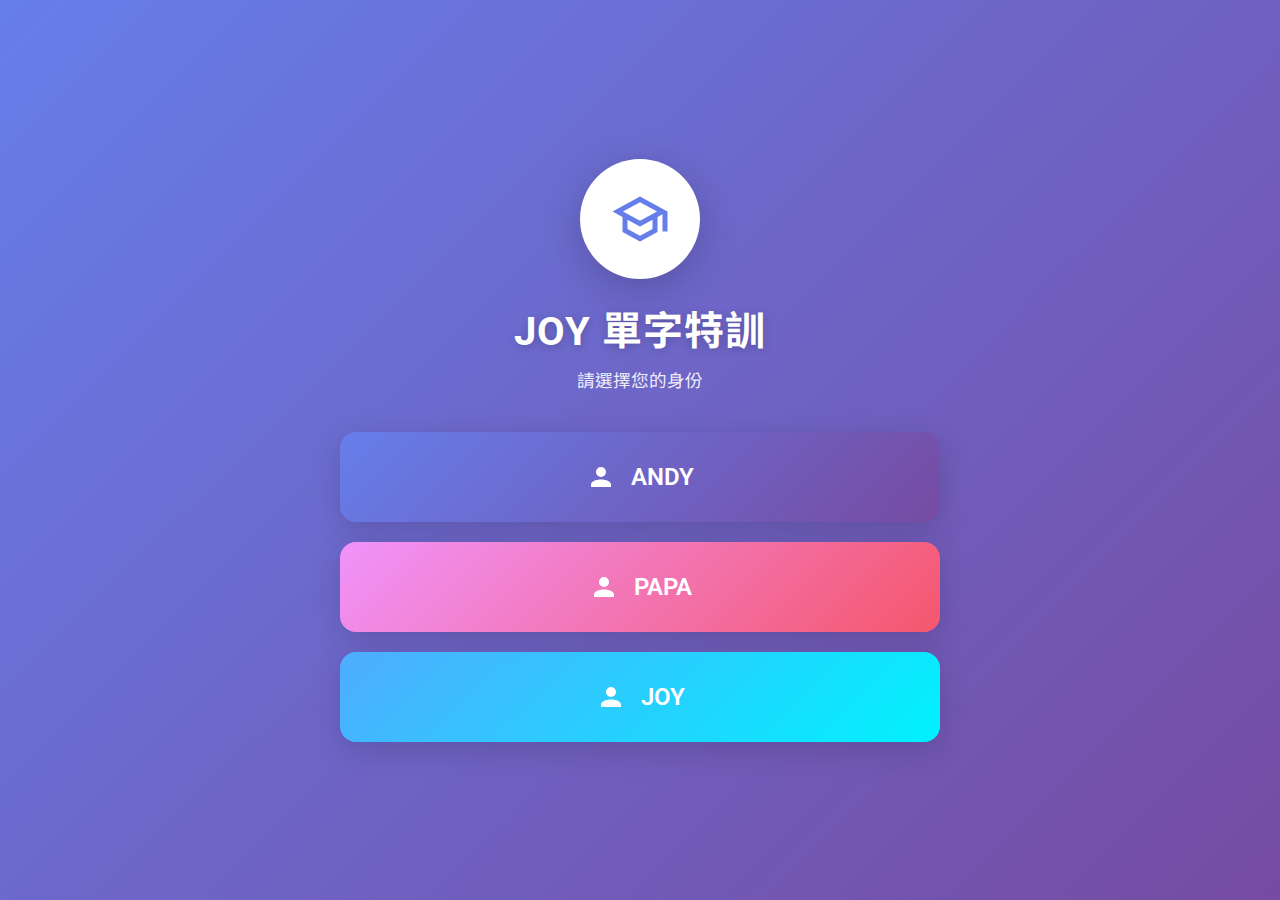
<file: index.html>
<!DOCTYPE html>
<html lang="zh-TW">
<head>
    <meta charset="UTF-8">
    <meta name="viewport" content="width=device-width, initial-scale=1.0">
    <title>JOY 單字特訓</title>
    <link rel="preconnect" href="https://fonts.googleapis.com">
    <link rel="preconnect" href="https://fonts.gstatic.com" crossorigin>
    <link href="https://fonts.googleapis.com/css2?family=Noto+Sans+TC:wght@400;500;700&family=Roboto:wght@400;500;700&display=swap" rel="stylesheet">
    <script>
		window.APP_CACHE_VERSION = Date.now();
		const styleLink = document.createElement('link');
		styleLink.rel = 'stylesheet';
		styleLink.href = `vocabulary-app.css?v=${window.APP_CACHE_VERSION}`;
		document.head.appendChild(styleLink);
	</script>
    <style>
        * {
            box-sizing: border-box;
            margin: 0;
            padding: 0;
        }

        body {
            font-family: 'Roboto', 'Noto Sans TC', sans-serif;
            background: linear-gradient(135deg, #667eea 0%, #764ba2 100%);
            min-height: 100vh;
            display: flex;
            flex-direction: column;
            align-items: center;
            justify-content: center;
            padding: 20px;
        }

        .container {
            max-width: 600px;
            width: 100%;
        }

        .logo {
            text-align: center;
            margin-bottom: 40px;
        }

        .logo-icon {
            width: 120px;
            height: 120px;
            background: white;
            border-radius: 50%;
            display: flex;
            align-items: center;
            justify-content: center;
            margin: 0 auto 20px;
            box-shadow: 0 10px 40px rgba(0,0,0,0.2);
        }

        .logo-icon svg {
            width: 60px;
            height: 60px;
            fill: #667eea;
        }

        h1 {
            color: white;
            font-size: 2.5rem;
            font-weight: 700;
            text-shadow: 0 2px 10px rgba(0,0,0,0.2);
        }

        .subtitle {
            color: rgba(255,255,255,0.9);
            font-size: 1.1rem;
            margin-top: 10px;
        }

        .user-selection {
            display: flex;
            flex-direction: column;
            gap: 20px;
        }

        .user-btn {
            background: white;
            border: none;
            border-radius: 16px;
            padding: 30px;
            font-size: 1.5rem;
            font-weight: 600;
            cursor: pointer;
            transition: all 0.3s ease;
            box-shadow: 0 8px 30px rgba(0,0,0,0.15);
            display: flex;
            align-items: center;
            justify-content: center;
            gap: 15px;
            text-decoration: none;
            color: white;
        }

        .user-btn:hover {
            transform: translateY(-5px);
            box-shadow: 0 12px 40px rgba(0,0,0,0.25);
        }

        .user-btn:active {
            transform: translateY(-2px);
        }

        .user-btn svg {
            width: 30px;
            height: 30px;
            fill: currentColor;
        }

        .user-andy {
            background: linear-gradient(135deg, #667eea 0%, #764ba2 100%);
        }

        .user-papa {
            background: linear-gradient(135deg, #f093fb 0%, #f5576c 100%);
        }

        .user-joy {
            background: linear-gradient(135deg, #4facfe 0%, #00f2fe 100%);
        }

        @media (max-width: 640px) {
            h1 {
                font-size: 2rem;
            }
            
            .user-btn {
                padding: 25px;
                font-size: 1.3rem;
            }
        }
    </style>
</head>
<body>
    <div class="container">
        <div class="logo">
            <div class="logo-icon">
                <svg viewBox="0 0 24 24" xmlns="http://www.w3.org/2000/svg">
                    <path d="M12 3L1 9L5 11.18V17.18L12 21L19 17.18V11.18L21 10.09V17H23V9L12 3M18.82 9L12 12.72L5.18 9L12 5.28L18.82 9M17 16L12 18.72L7 16V12.27L12 15L17 12.27V16Z"/>
                </svg>
            </div>
            <h1>JOY 單字特訓</h1>
            <p class="subtitle">請選擇您的身份</p>
        </div>

        <div class="user-selection">
            <a href="user-main.html?user=andy" class="user-btn user-andy">
                <svg viewBox="0 0 24 24" xmlns="http://www.w3.org/2000/svg">
                    <path d="M12,4A4,4 0 0,1 16,8A4,4 0 0,1 12,12A4,4 0 0,1 8,8A4,4 0 0,1 12,4M12,14C16.42,14 20,15.79 20,18V20H4V18C4,15.79 7.58,14 12,14Z"/>
                </svg>
                ANDY
            </a>

            <a href="user-main.html?user=papa" class="user-btn user-papa">
                <svg viewBox="0 0 24 24" xmlns="http://www.w3.org/2000/svg">
                    <path d="M12,4A4,4 0 0,1 16,8A4,4 0 0,1 12,12A4,4 0 0,1 8,8A4,4 0 0,1 12,4M12,14C16.42,14 20,15.79 20,18V20H4V18C4,15.79 7.58,14 12,14Z"/>
                </svg>
                PAPA
            </a>

            <a href="user-main.html?user=joy" class="user-btn user-joy">
                <svg viewBox="0 0 24 24" xmlns="http://www.w3.org/2000/svg">
                    <path d="M12,4A4,4 0 0,1 16,8A4,4 0 0,1 12,12A4,4 0 0,1 8,8A4,4 0 0,1 12,4M12,14C16.42,14 20,15.79 20,18V20H4V18C4,15.79 7.58,14 12,14Z"/>
                </svg>
                JOY
            </a>
        </div>
    </div>
    <script>
		(function () {
			const script = document.createElement('script');
			script.src = `vocabulary-app.js?v=${window.APP_CACHE_VERSION}`;
			script.onload = () => initializeApp('vocabGroupsRaw.json', 'english-first');
			document.body.appendChild(script);
		})();
	</script>
</body>
</html>
</file>
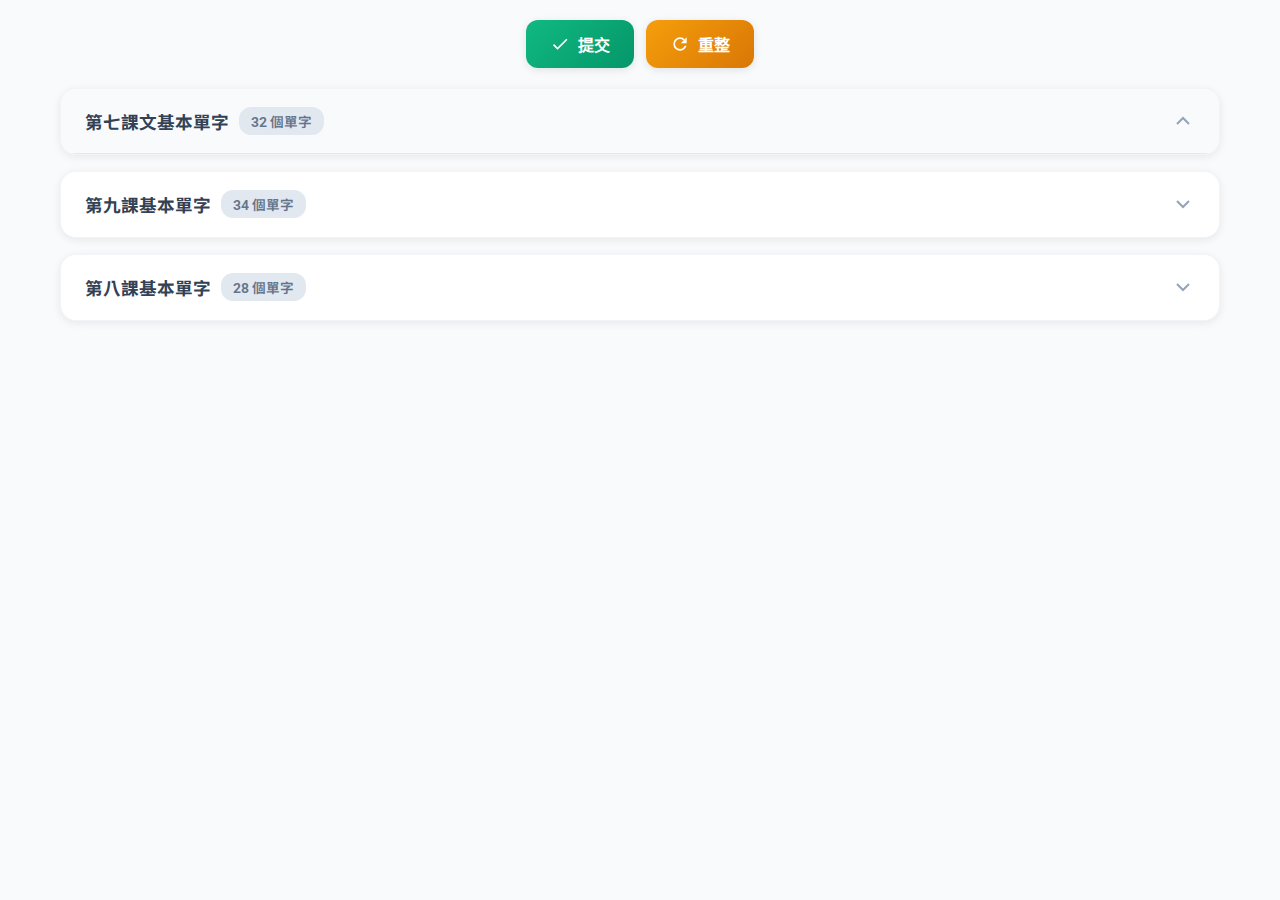
<file: en2zh.html>
<!DOCTYPE html>
<html lang="zh-TW">
<head>
    <meta charset="UTF-8">
    <meta name="viewport" content="width=device-width, initial-scale=1.0">
    <title>英翻中測驗</title>
    <link rel="preconnect" href="https://fonts.googleapis.com">
    <link rel="preconnect" href="https://fonts.gstatic.com" crossorigin>
    <link href="https://fonts.googleapis.com/css2?family=Noto+Sans+TC:wght@400;500;700&family=Roboto:wght@400;500;700&display=swap" rel="stylesheet">
    <link rel="stylesheet" href="test-common.css">
</head>
<body>
    <div class="test-container">
        <div class="action-bar">
            <button class="action-btn submit-btn" id="submit-btn">
                <svg viewBox="0 0 24 24"><path d="M21,7L9,19L3.5,13.5L4.91,12.09L9,16.17L19.59,5.59L21,7Z"/></svg>
                提交
            </button>
            <button class="action-btn refresh-btn" id="refresh-btn">
                <svg viewBox="0 0 24 24"><path d="M17.65,6.35C16.2,4.9 14.21,4 12,4A8,8 0 0,0 4,12A8,8 0 0,0 12,20C15.73,20 18.84,17.45 19.73,14H17.65C16.83,16.33 14.61,18 12,18A6,6 0 0,1 6,12A6,6 0 0,1 12,6C13.66,6 15.14,6.69 16.22,7.78L13,11H20V4L17.65,6.35Z"/></svg>
                重整
            </button>
        </div>

        <div class="result-panel" id="result-panel" style="display: none;">
            <div class="result-content">
                <div class="result-icon"></div>
                <div class="result-text"></div>
                <div class="result-score"></div>
            </div>
        </div>

        <div id="cards-grid">
            <!-- Cards will be generated here -->
        </div>
    </div>

    <template id="en2zh-card-template">
        <div class="test-card" data-correct-answer="">
            <div class="card-header">
                <span class="word-label">ENGLISH</span>
                <span class="word-pos"></span>
            </div>
            <div class="card-word"></div>
            <div class="options-wrapper">
                <button class="option-btn" data-option="1"></button>
                <button class="option-btn" data-option="2"></button>
                <button class="option-btn" data-option="3"></button>
                <button class="option-btn" data-option="4"></button>
            </div>
            <div class="feedback"></div>
        </div>
    </template>

    <script src="test-common.js"></script>
    <script>
        const urlParams = new URLSearchParams(window.location.search);
        const dataFile = urlParams.get('file') || 'vocabGroupsRaw.json';

        initTestPage(dataFile, 'en2zh');

        document.addEventListener('click', (e) => {
            if (e.target.classList.contains('option-btn')) {
                const card = e.target.closest('.test-card');
                const options = card.querySelectorAll('.option-btn');
                options.forEach((btn) => btn.classList.remove('selected'));
                e.target.classList.add('selected');
            }
        });
    </script>
</body>
</html>
</file>
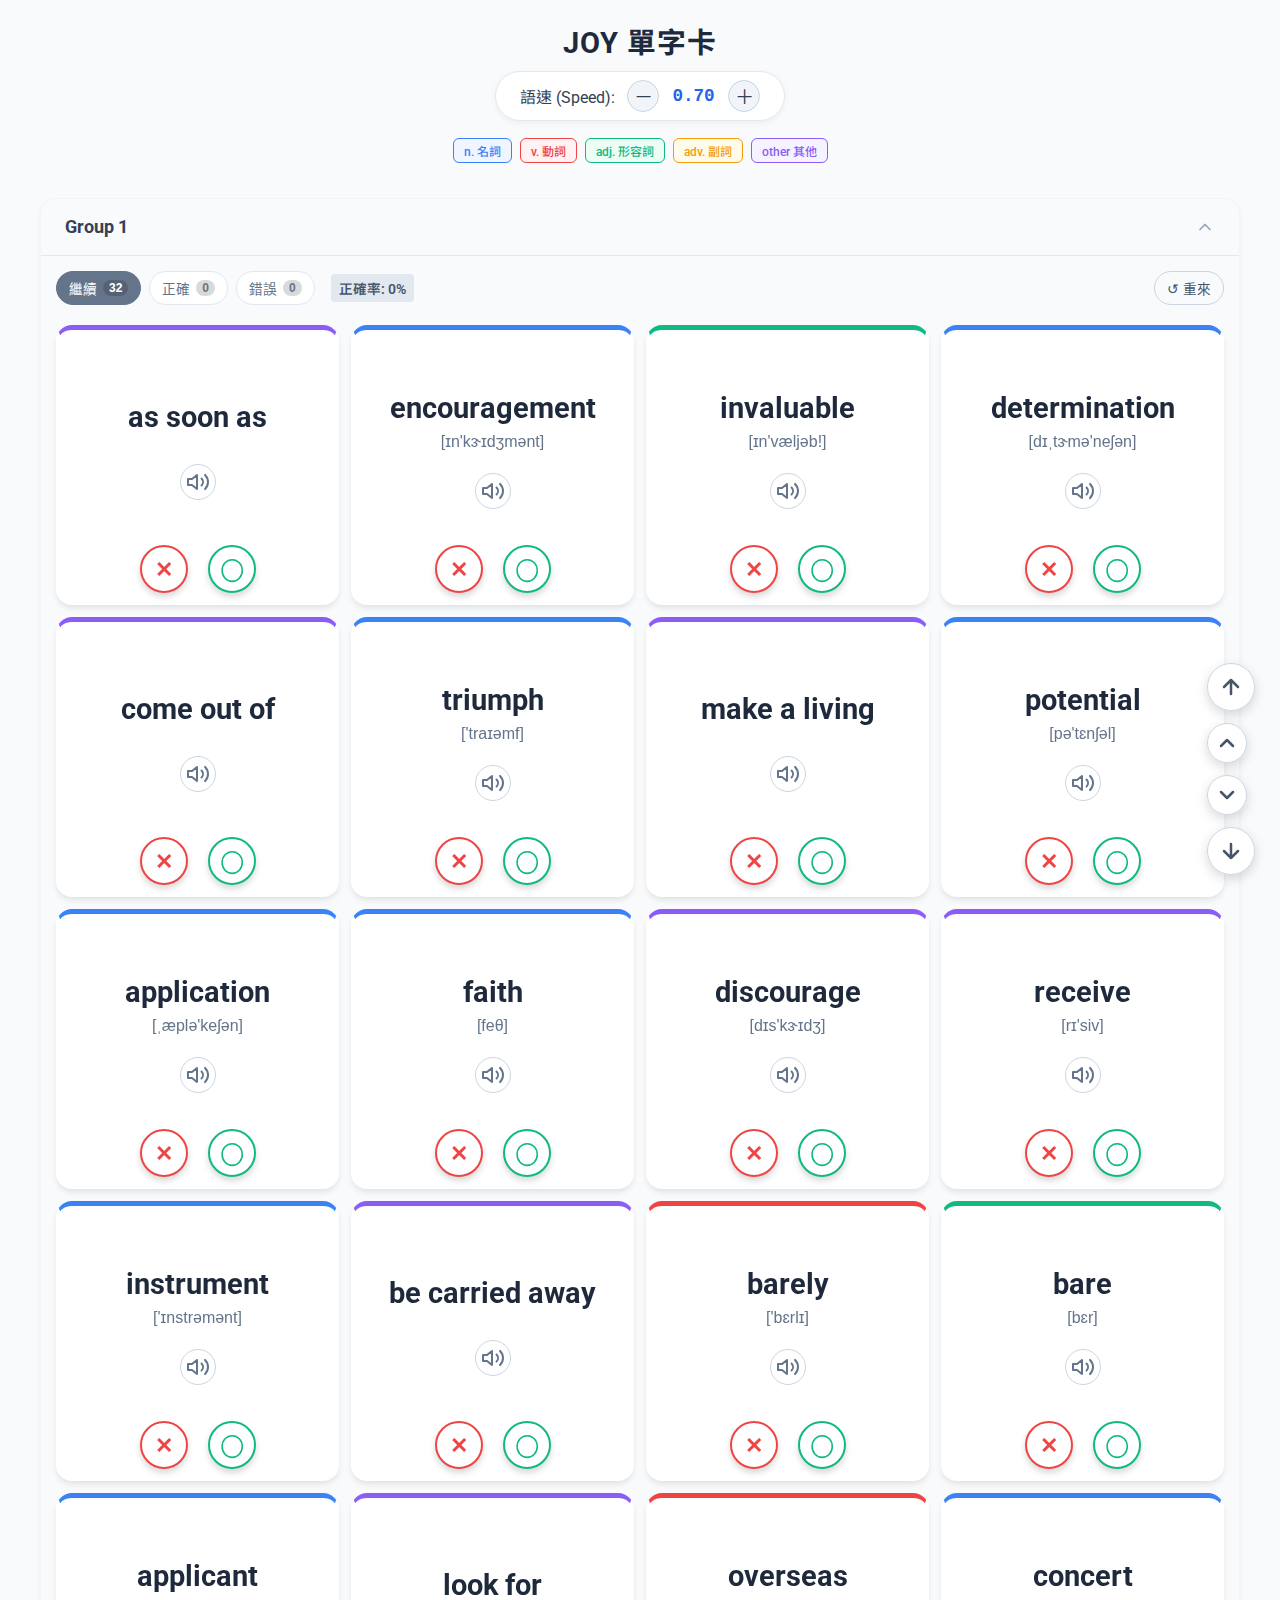
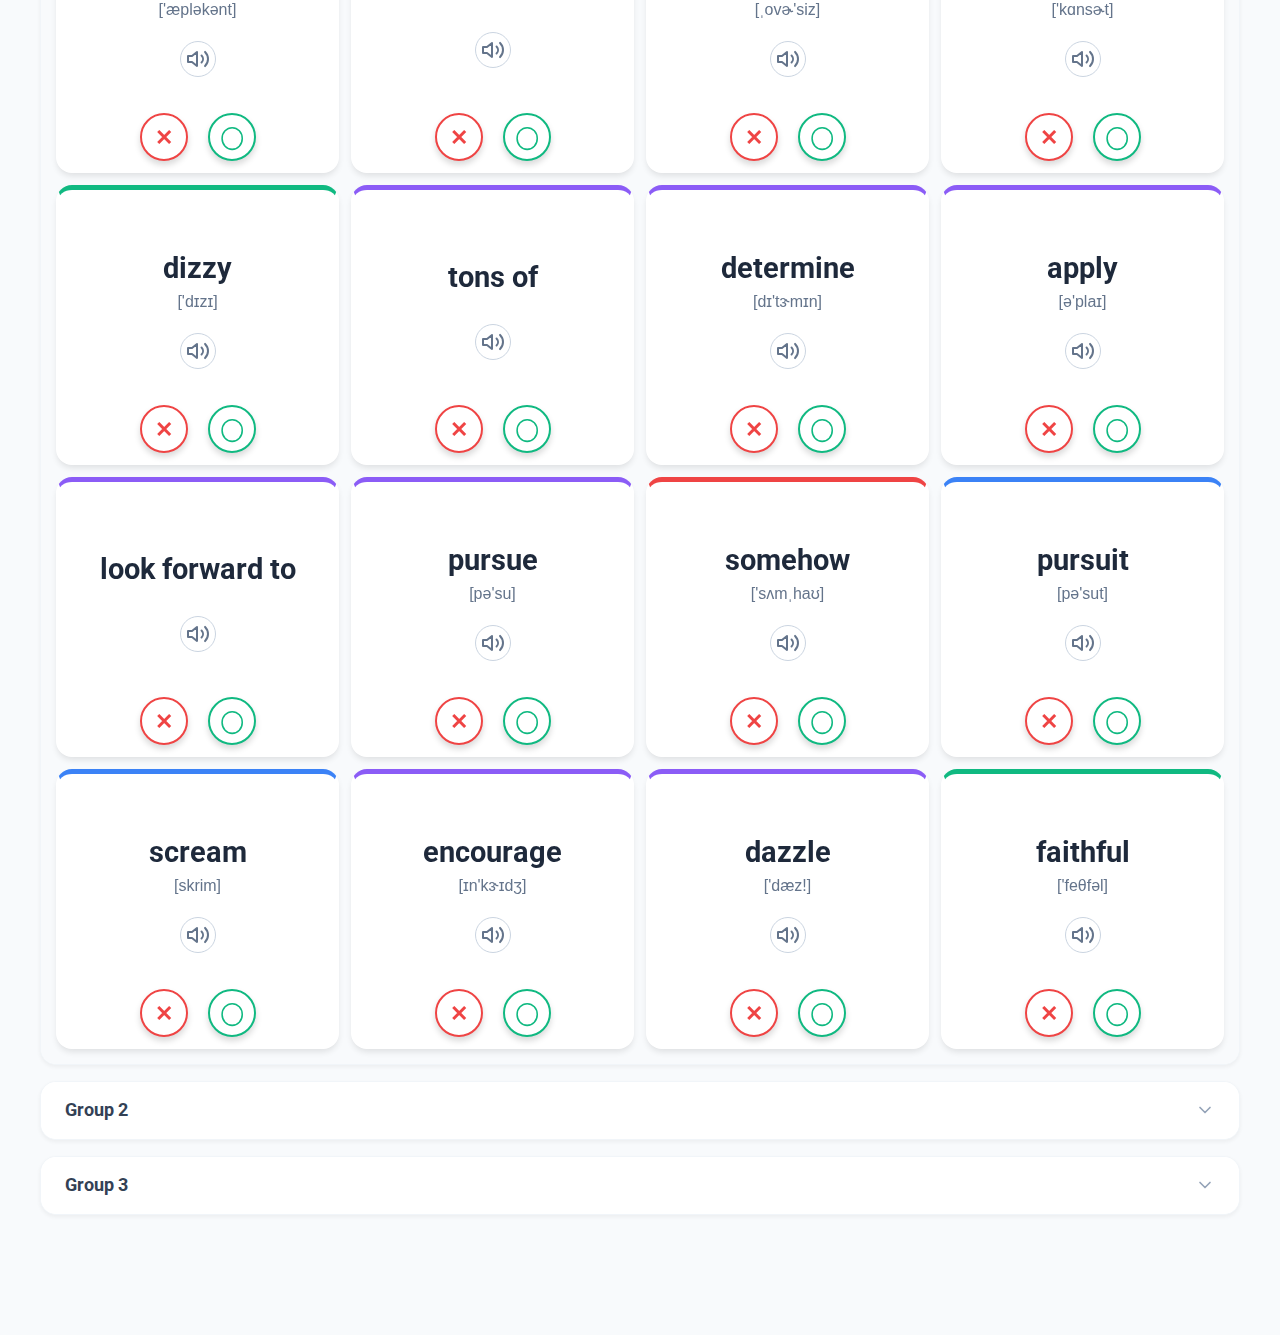
<file: flashcard.html>
<!DOCTYPE html>
<html lang="zh-TW">
<head>
    <meta charset="UTF-8">
    <meta name="viewport" content="width=device-width, initial-scale=1.0">
    <title>單字卡</title>
    <link rel="preconnect" href="https://fonts.googleapis.com">
    <link rel="preconnect" href="https://fonts.gstatic.com" crossorigin>
    <link href="https://fonts.googleapis.com/css2?family=Noto+Sans+TC:wght@400;500;700&family=Roboto:wght@400;500;700&display=swap" rel="stylesheet">
    <link rel="stylesheet" href="vocabulary-app.css">
</head>
<body>
    <header>
        <h1 id="user-title">單字卡</h1>
        <div class="controls-area">
            <div class="speed-control">
                <span class="speed-label">語速 (Speed):</span>
                <button class="speed-btn" id="speed-down">－</button>
                <span id="speed-display">0.70</span>
                <button class="speed-btn" id="speed-up">＋</button>
            </div>
            <div class="legend">
                <span class="legend-item legend-noun">n. 名詞</span>
                <span class="legend-item legend-verb">v. 動詞</span>
                <span class="legend-item legend-adj">adj. 形容詞</span>
                <span class="legend-item legend-adv">adv. 副詞</span>
                <span class="legend-item legend-other">other 其他</span>
            </div>
        </div>
    </header>

    <div class="accordion-container" id="app-container"></div>

    <div class="scroll-nav">
        <button class="nav-btn" id="btn-top" title="回到頂部">
            <svg class="nav-icon" viewBox="0 0 24 24"><path d="M12 19V5M5 12l7-7 7 7"/></svg>
        </button>
        <button class="nav-btn micro" id="btn-up" title="向上微調">
            <svg class="nav-icon" viewBox="0 0 24 24"><path d="M18 15l-6-6-6 6"/></svg>
        </button>
        <button class="nav-btn micro" id="btn-down" title="向下微調">
            <svg class="nav-icon" viewBox="0 0 24 24"><path d="M6 9l6 6 6-6"/></svg>
        </button>
        <button class="nav-btn" id="btn-bottom" title="到底部">
            <svg class="nav-icon" viewBox="0 0 24 24"><path d="M12 5v14M19 12l-7 7-7-7"/></svg>
        </button>
    </div>

    <!-- Templates -->
    <!-- ...existing templates from index.html... -->
    <template id="accordion-template">
        <div class="accordion-item">
            <div class="accordion-header">
                <span class="group-title"></span>
                <svg class="accordion-icon" xmlns="http://www.w3.org/2000/svg" width="20" height="20" viewBox="0 0 24 24" fill="none" stroke="currentColor" stroke-width="2" stroke-linecap="round" stroke-linejoin="round">
                    <path d="M6 9l6 6 6-6"/>
                </svg>
            </div>
            <div class="accordion-content">
                <div class="tab-bar"></div>
                <div class="card-grid"></div>
            </div>
        </div>
    </template>

    <template id="tab-button-template">
        <button class="tab-btn">
            <span class="tab-label"></span>
            <span class="badge"></span>
        </button>
    </template>

    <template id="stats-template">
        <span class="stats-text"></span>
    </template>

    <template id="reset-button-template">
        <button class="tab-btn reset">↺ 重來</button>
    </template>

    <template id="card-template-english">
        <div class="card-wrapper">
            <div class="card-container">
                <div class="card-inner">
                    <div class="card-face card-front">
                        <div class="word-front"></div>
                        <div class="word-ipa"></div>
                        <button class="audio-btn">
                            <svg xmlns="http://www.w3.org/2000/svg" width="24" height="24" viewBox="0 0 24 24" fill="none" stroke="currentColor" stroke-width="2" stroke-linecap="round" stroke-linejoin="round">
                                <polygon points="11 5 6 9 2 9 2 15 6 15 11 19 11 5"></polygon>
                                <path d="M19.07 4.93a10 10 0 0 1 0 14.14M15.54 8.46a5 5 0 0 1 0 7.07"></path>
                            </svg>
                        </button>
                    </div>
                    <div class="card-face card-back">
                        <div class="top-section">
                            <span class="pos-tag"></span>
                            <button class="audio-btn">
                                <svg xmlns="http://www.w3.org/2000/svg" width="18" height="18" viewBox="0 0 24 24" fill="none" stroke="currentColor" stroke-width="2" stroke-linecap="round" stroke-linejoin="round">
                                    <polygon points="11 5 6 9 2 9 2 15 6 15 11 19 11 5"></polygon>
                                    <path d="M19.07 4.93a10 10 0 0 1 0 14.14M15.54 8.46a5 5 0 0 1 0 7.07"></path>
                                </svg>
                            </button>
                        </div>
                        <div class="word-back-cn"></div>
                        <div class="sentence-box"></div>
                    </div>
                </div>
            </div>
            <div class="grade-controls">
                <button class="grade-btn btn-incorrect" title="Mark as Incorrect">✕</button>
                <button class="grade-btn btn-correct" title="Mark as Correct">◯</button>
            </div>
        </div>
    </template>

    <template id="card-template-chinese">
        <div class="card-wrapper">
            <div class="card-container">
                <div class="card-inner">
                    <div class="card-face card-front">
                        <div class="word-front"></div>
                    </div>
                    <div class="card-face card-back">
                        <div class="top-section">
                            <span class="pos-tag"></span>
                            <button class="audio-btn">
                                <svg xmlns="http://www.w3.org/2000/svg" width="20" height="20" viewBox="0 0 24 24" fill="none" stroke="currentColor" stroke-width="2" stroke-linecap="round" stroke-linejoin="round">
                                    <polygon points="11 5 6 9 2 9 2 15 6 15 11 19 11 5"></polygon>
                                    <path d="M19.07 4.93a10 10 0 0 1 0 14.14M15.54 8.46a5 5 0 0 1 0 7.07"></path>
                                </svg>
                            </button>
                        </div>
                        <div class="word-back-cn"></div>
                        <div class="word-ipa"></div>
                        <div class="sentence-box"></div>
                    </div>
                </div>
            </div>
            <div class="grade-controls">
                <button class="grade-btn btn-incorrect" title="Mark as Incorrect">✕</button>
                <button class="grade-btn btn-correct" title="Mark as Correct">◯</button>
            </div>
        </div>
    </template>

    <script src="vocabulary-app.js"></script>
    <script>
        // Get parameters from URL
        const urlParams = new URLSearchParams(window.location.search);
        const user = urlParams.get('user') || 'joy';
        const dataFile = urlParams.get('file') || 'vocabGroupsRaw.json';
        const displayMode = urlParams.get('mode') || 'english-first';

        // Update title
        document.getElementById('user-title').textContent = `${user.toUpperCase()} 單字卡`;

        // Initialize app and ensure speed display is synced
        document.addEventListener('DOMContentLoaded', () => {
            initializeApp(dataFile, displayMode);
            // 如果 updateSpeedDisplay 可用，立即更新顯示
            if (typeof updateSpeedDisplay === 'function') {
                updateSpeedDisplay();
            }
        });
    </script>
</body>
</html>
</file>
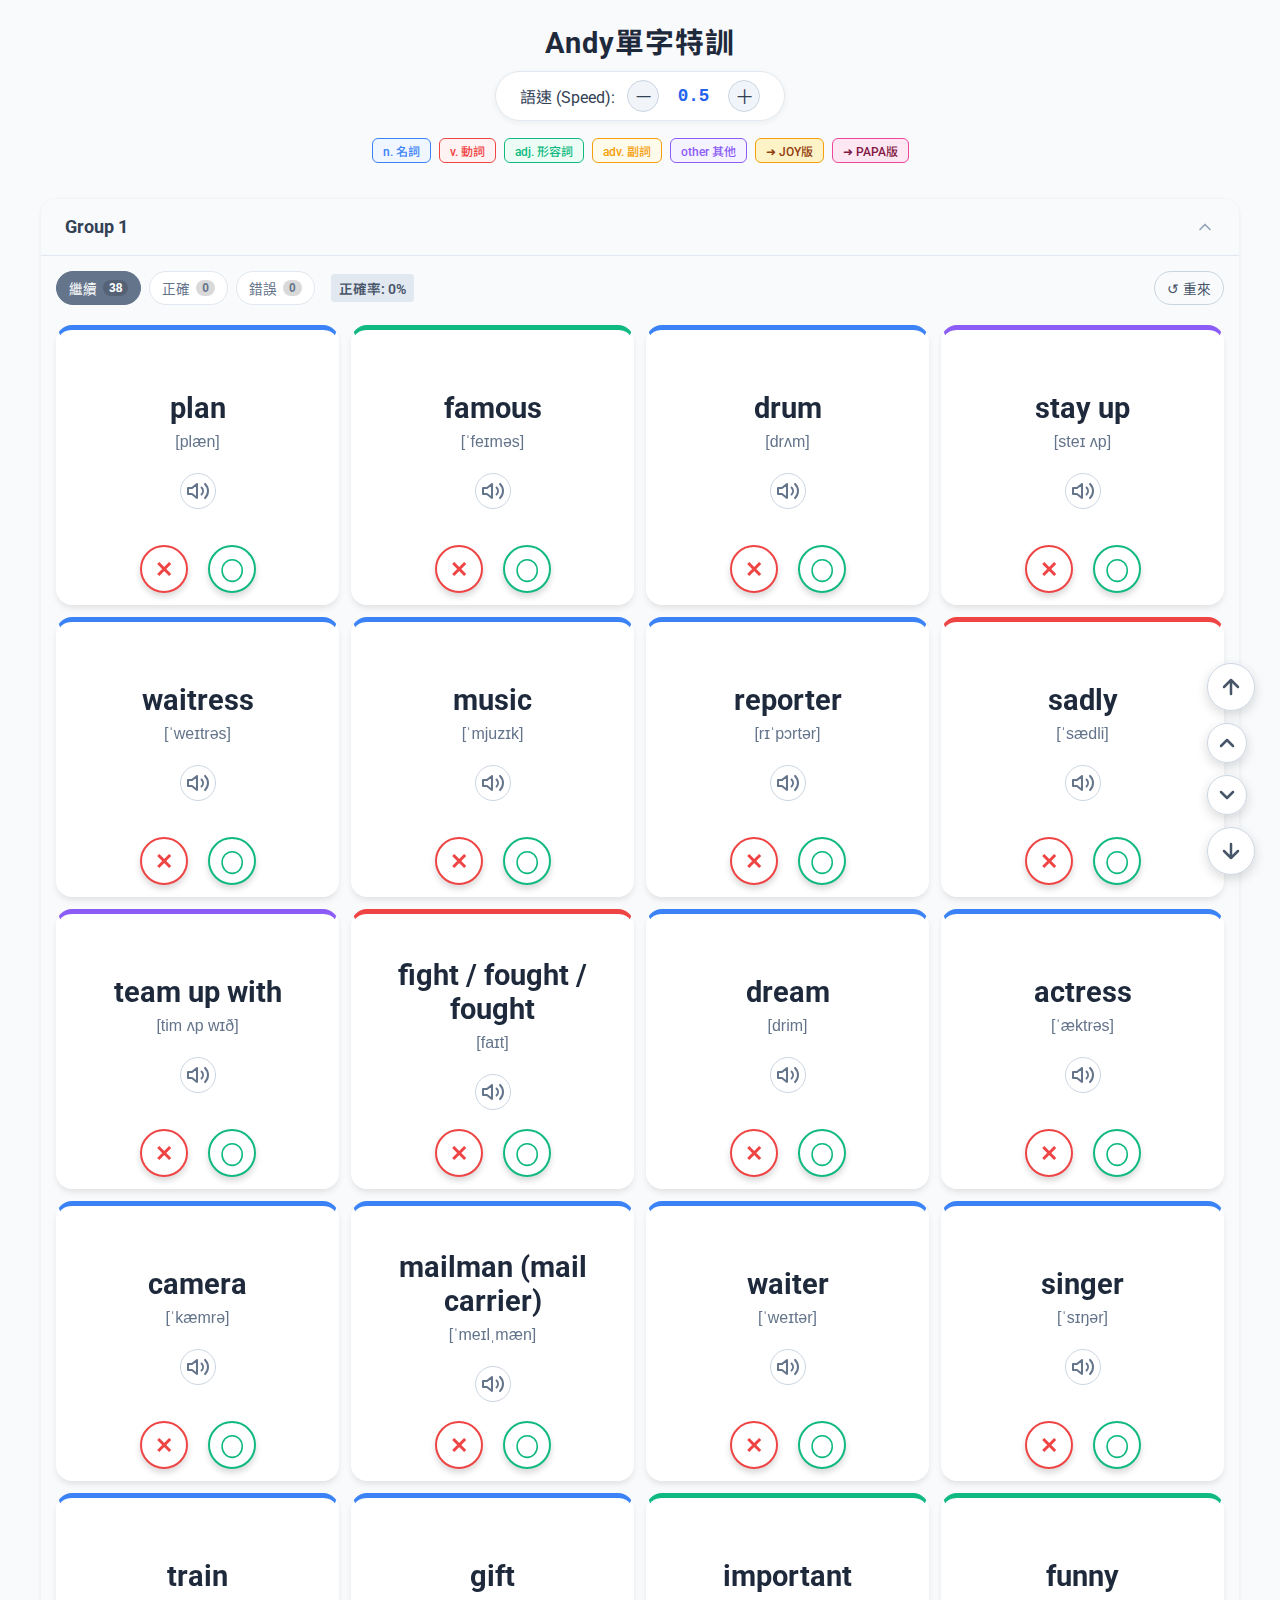
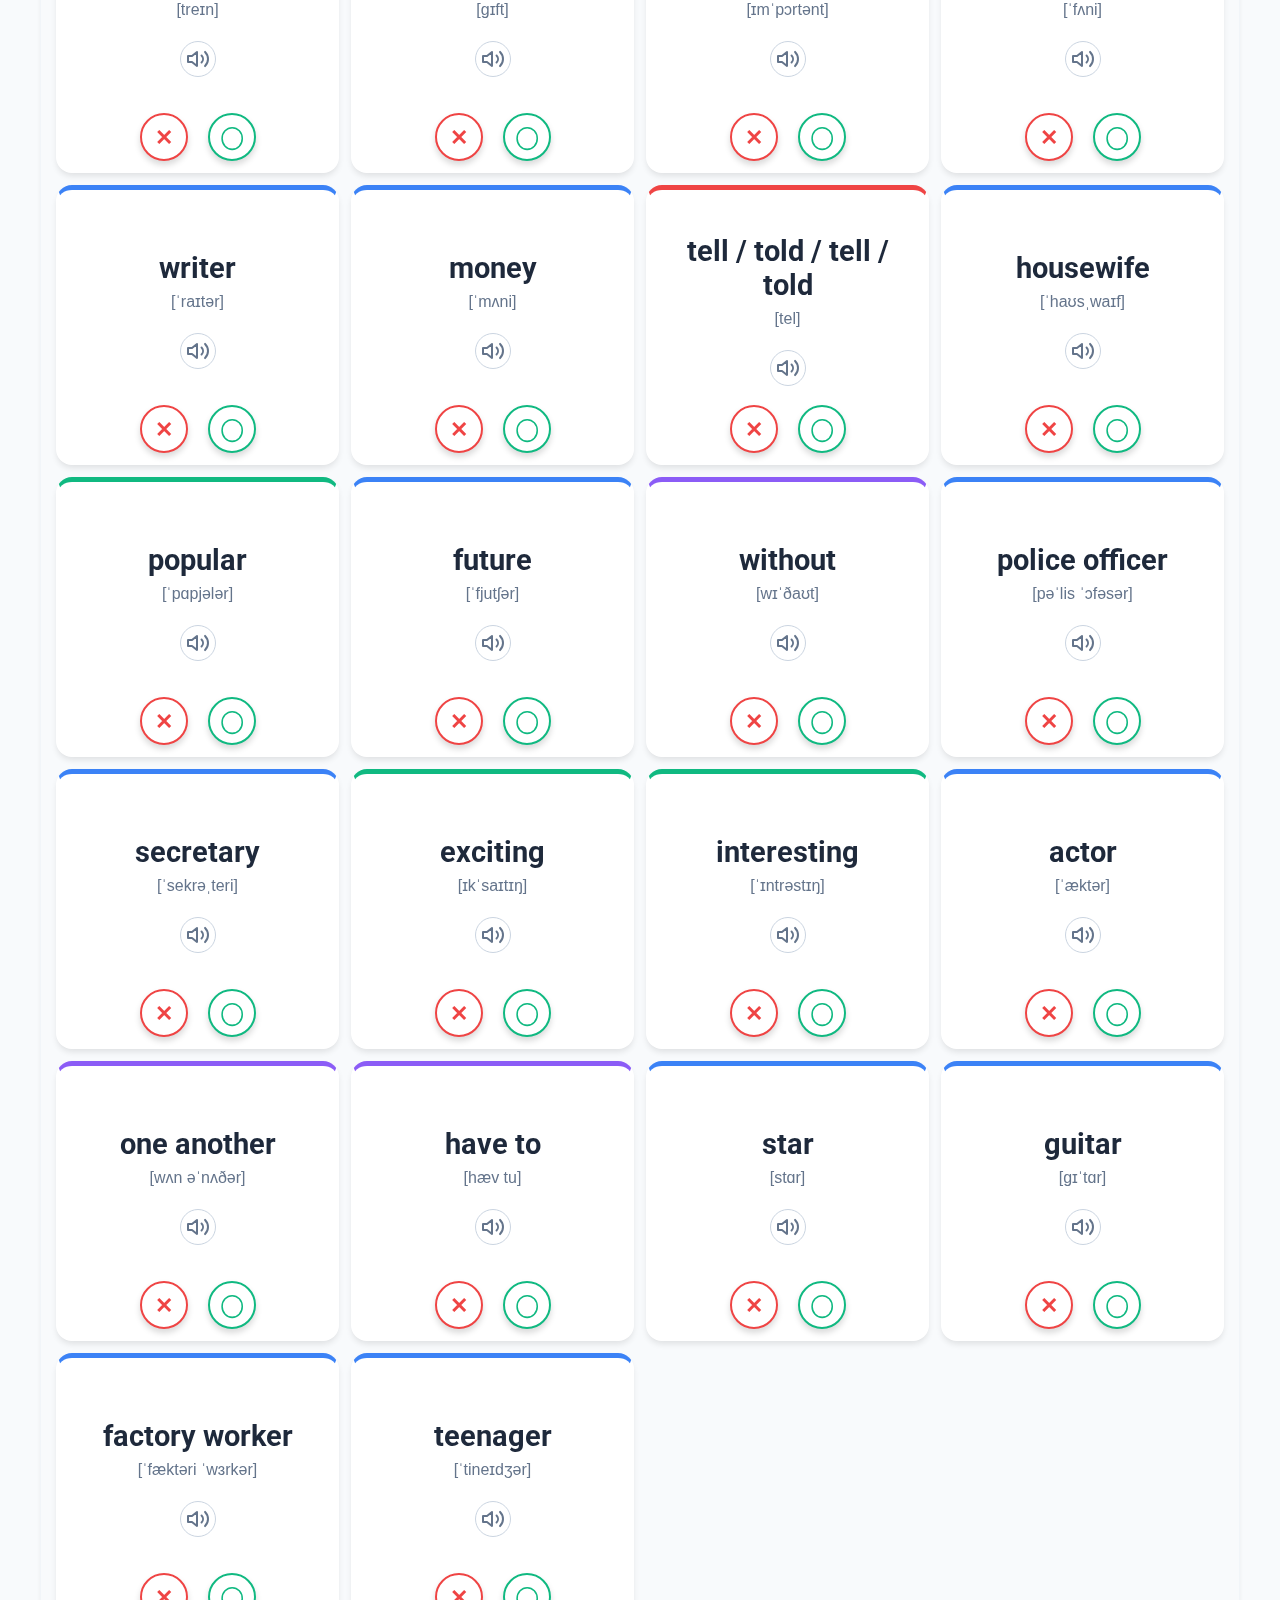
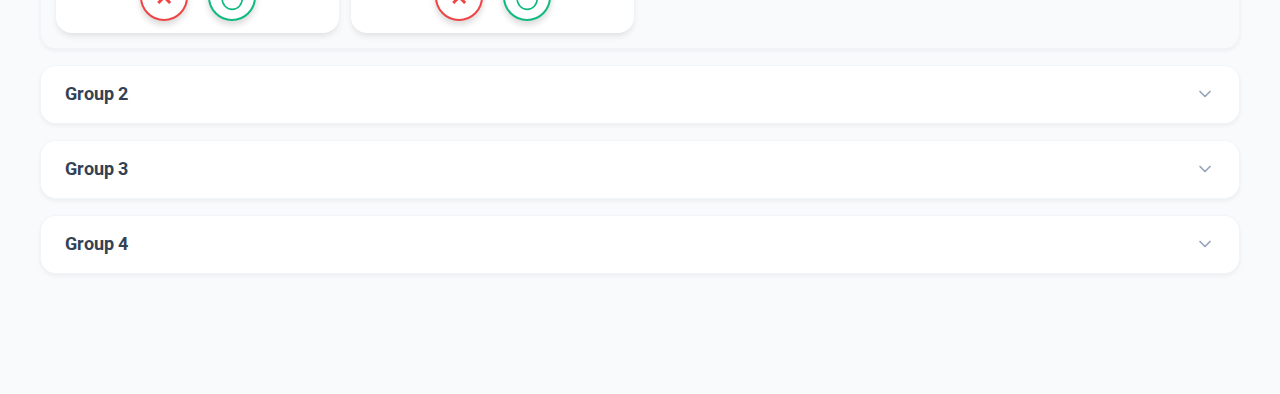
<file: index2.html>
<!DOCTYPE html>
<html lang="zh-TW">
<head>
    <meta charset="UTF-8">
    <meta name="viewport" content="width=device-width, initial-scale=1.0">
    <title>Andy單字特訓</title>
    <link rel="preconnect" href="https://fonts.googleapis.com">
    <link rel="preconnect" href="https://fonts.gstatic.com" crossorigin>
    <link href="https://fonts.googleapis.com/css2?family=Noto+Sans+TC:wght@400;500;700&family=Roboto:wght@400;500;700&display=swap" rel="stylesheet">
    <script>window.APP_CACHE_VERSION = Date.now();</script>
    <script>
        const styleLink = document.createElement('link');
        styleLink.rel = 'stylesheet';
        styleLink.href = `vocabulary-app.css?v=${window.APP_CACHE_VERSION}`;
        document.head.appendChild(styleLink);
    </script>
</head>
<body>

    <header>
        <h1>Andy單字特訓</h1>
        <div class="controls-area">
            <div class="speed-control">
                <span class="speed-label">語速 (Speed):</span>
                <button class="speed-btn" id="speed-down">－</button>
                <span id="speed-display">0.5</span>
                <button class="speed-btn" id="speed-up">＋</button>
            </div>
            <div class="legend">
                <span class="legend-item legend-noun">n. 名詞</span>
                <span class="legend-item legend-verb">v. 動詞</span>
                <span class="legend-item legend-adj">adj. 形容詞</span>
                <span class="legend-item legend-adv">adv. 副詞</span>
                <span class="legend-item legend-other">other 其他</span>
                <a href="index.html" class="legend-item legend-link" style="background: #fef3c7; color: #92400e; border-color: #f59e0b; cursor: pointer; text-decoration: none;">
                    ➜ JOY版
                </a>
                <a href="index3.html" class="legend-item legend-link" style="background: #fce7f3; color: #831843; border-color: #ec4899; cursor: pointer; text-decoration: none;">
                    ➜ PAPA版
                </a>
            </div>
        </div>
    </header>

    <div class="accordion-container" id="app-container"></div>

    <div class="scroll-nav">
        <button class="nav-btn" id="btn-top" title="回到頂部">
            <svg class="nav-icon" viewBox="0 0 24 24"><path d="M12 19V5M5 12l7-7 7 7"/></svg>
        </button>
        <button class="nav-btn micro" id="btn-up" title="向上微調">
            <svg class="nav-icon" viewBox="0 0 24 24"><path d="M18 15l-6-6-6 6"/></svg>
        </button>
        <button class="nav-btn micro" id="btn-down" title="向下微調">
            <svg class="nav-icon" viewBox="0 0 24 24"><path d="M6 9l6 6 6-6"/></svg>
        </button>
        <button class="nav-btn" id="btn-bottom" title="到底部">
            <svg class="nav-icon" viewBox="0 0 24 24"><path d="M12 5v14M19 12l-7 7-7-7"/></svg>
        </button>
    </div>

    <!-- Templates (same as index.html) -->
    <template id="accordion-template">
        <div class="accordion-item">
            <div class="accordion-header">
                <span class="group-title"></span>
                <svg class="accordion-icon" xmlns="http://www.w3.org/2000/svg" width="20" height="20" viewBox="0 0 24 24" fill="none" stroke="currentColor" stroke-width="2" stroke-linecap="round" stroke-linejoin="round">
                    <path d="M6 9l6 6 6-6"/>
                </svg>
            </div>
            <div class="accordion-content">
                <div class="tab-bar"></div>
                <div class="card-grid"></div>
            </div>
        </div>
    </template>

    <template id="tab-button-template">
        <button class="tab-btn">
            <span class="tab-label"></span>
            <span class="badge"></span>
        </button>
    </template>

    <template id="stats-template">
        <span class="stats-text"></span>
    </template>

    <template id="reset-button-template">
        <button class="tab-btn reset">↺ 重來</button>
    </template>

    <template id="card-template-english">
        <div class="card-wrapper">
            <div class="card-container">
                <div class="card-inner">
                    <div class="card-face card-front">
                        <div class="word-front"></div>
                        <div class="word-ipa"></div>
                        <button class="audio-btn">
                            <svg xmlns="http://www.w3.org/2000/svg" width="24" height="24" viewBox="0 0 24 24" fill="none" stroke="currentColor" stroke-width="2" stroke-linecap="round" stroke-linejoin="round">
                                <polygon points="11 5 6 9 2 9 2 15 6 15 11 19 11 5"></polygon>
                                <path d="M19.07 4.93a10 10 0 0 1 0 14.14M15.54 8.46a5 5 0 0 1 0 7.07"></path>
                            </svg>
                        </button>
                    </div>
                    <div class="card-face card-back">
                        <div class="top-section">
                            <span class="pos-tag"></span>
                            <button class="audio-btn">
                                <svg xmlns="http://www.w3.org/2000/svg" width="18" height="18" viewBox="0 0 24 24" fill="none" stroke="currentColor" stroke-width="2" stroke-linecap="round" stroke-linejoin="round">
                                    <polygon points="11 5 6 9 2 9 2 15 6 15 11 19 11 5"></polygon>
                                    <path d="M19.07 4.93a10 10 0 0 1 0 14.14M15.54 8.46a5 5 0 0 1 0 7.07"></path>
                                </svg>
                            </button>
                        </div>
                        <div class="word-back-cn"></div>
                        <div class="sentence-box"></div>
                    </div>
                </div>
            </div>
            <div class="grade-controls">
                <button class="grade-btn btn-incorrect" title="Mark as Incorrect">✕</button>
                <button class="grade-btn btn-correct" title="Mark as Correct">◯</button>
            </div>
        </div>
    </template>

    <template id="card-template-chinese">
        <div class="card-wrapper">
            <div class="card-container">
                <div class="card-inner">
                    <div class="card-face card-front">
                        <div class="word-front"></div>
                    </div>
                    <div class="card-face card-back">
                        <div class="top-section">
                            <span class="pos-tag"></span>
                            <button class="audio-btn">
                                <svg xmlns="http://www.w3.org/2000/svg" width="20" height="20" viewBox="0 0 24 24" fill="none" stroke="currentColor" stroke-width="2" stroke-linecap="round" stroke-linejoin="round">
                                    <polygon points="11 5 6 9 2 9 2 15 6 15 11 19 11 5"></polygon>
                                    <path d="M19.07 4.93a10 10 0 0 1 0 14.14M15.54 8.46a5 5 0 0 1 0 7.07"></path>
                                </svg>
                            </button>
                        </div>
                        <div class="word-back-cn"></div>
                        <div class="word-ipa"></div>
                        <div class="sentence-box"></div>
                    </div>
                </div>
            </div>
            <div class="grade-controls">
                <button class="grade-btn btn-incorrect" title="Mark as Incorrect">✕</button>
                <button class="grade-btn btn-correct" title="Mark as Correct">◯</button>
            </div>
        </div>
    </template>

    <script>
        (function () {
            const script = document.createElement('script');
            script.src = `vocabulary-app.js?v=${window.APP_CACHE_VERSION}`;
            script.onload = () => initializeApp('vocabGroupsRaw_andy.json', 'english-first');
            document.body.appendChild(script);
        })();
    </script>
</body>
</html>
</file>
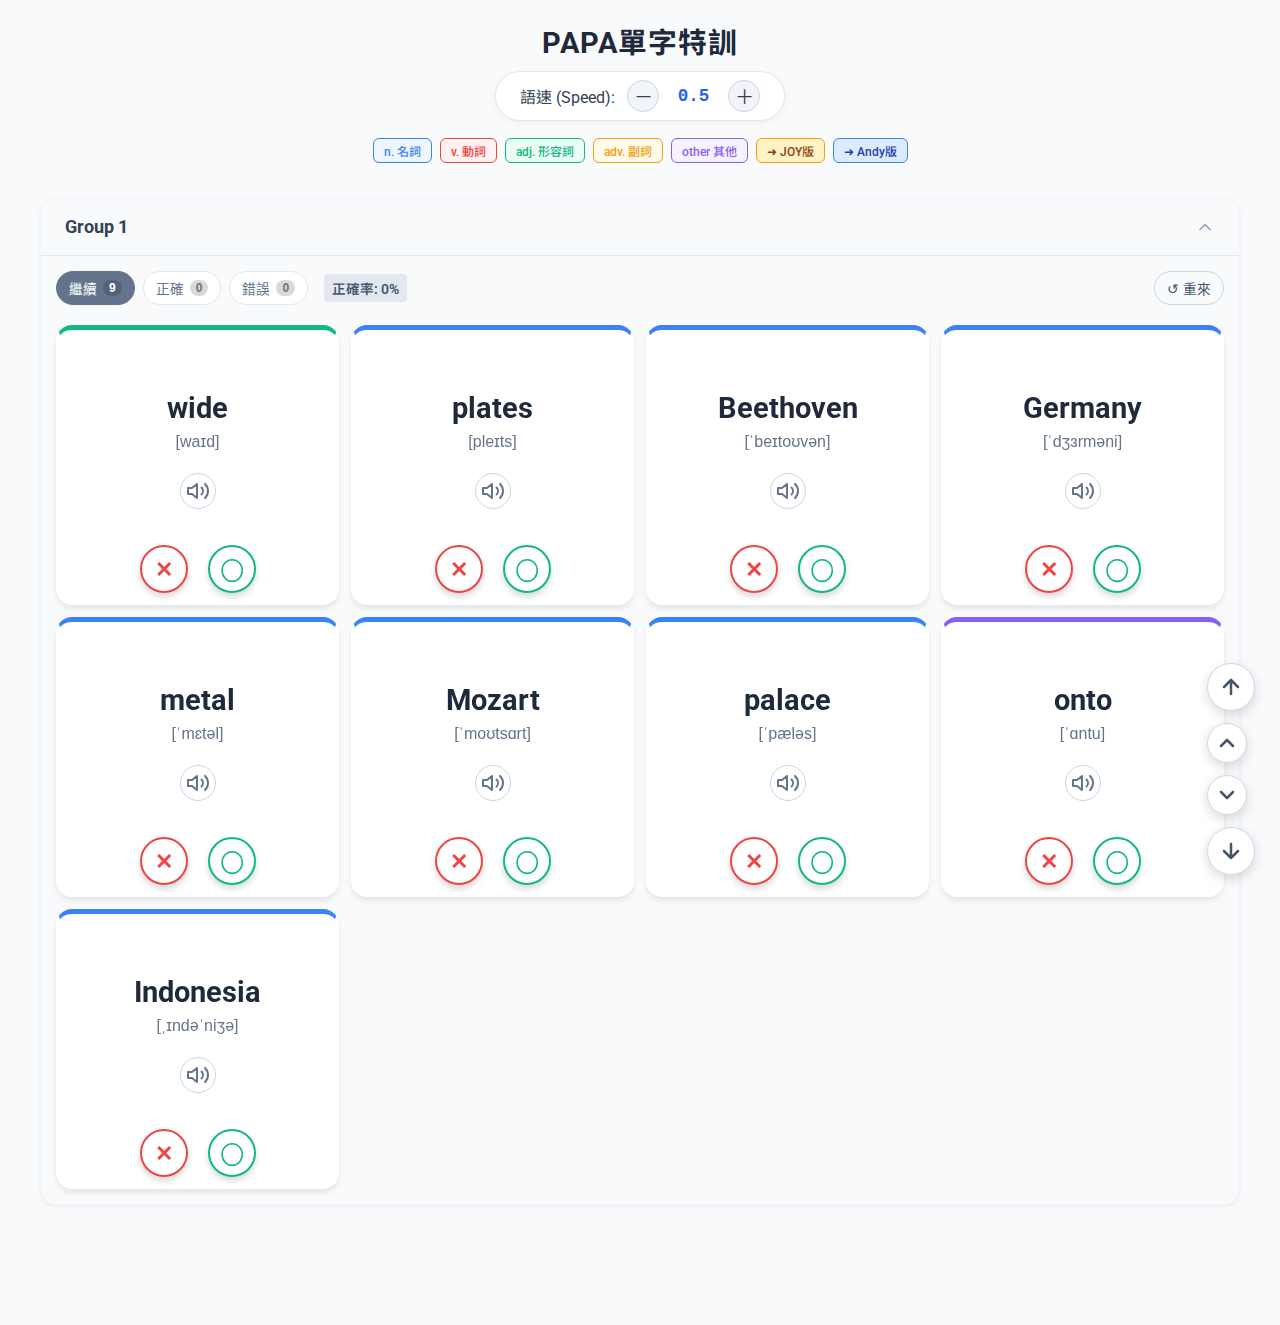
<file: index3.html>
<!DOCTYPE html>
<html lang="zh-TW">
<head>
    <meta charset="UTF-8">
    <meta name="viewport" content="width=device-width, initial-scale=1.0">
    <title>PAPA單字特訓</title>
    <link rel="preconnect" href="https://fonts.googleapis.com">
    <link rel="preconnect" href="https://fonts.gstatic.com" crossorigin>
    <link href="https://fonts.googleapis.com/css2?family=Noto+Sans+TC:wght@400;500;700&family=Roboto:wght@400;500;700&display=swap" rel="stylesheet">
    <script>window.APP_CACHE_VERSION = Date.now();</script>
    <script>
        const styleLink = document.createElement('link');
        styleLink.rel = 'stylesheet';
        styleLink.href = `vocabulary-app.css?v=${window.APP_CACHE_VERSION}`;
        document.head.appendChild(styleLink);
    </script>
</head>
<body>

    <header>
        <h1>PAPA單字特訓</h1>
        <div class="controls-area">
            <div class="speed-control">
                <span class="speed-label">語速 (Speed):</span>
                <button class="speed-btn" id="speed-down">－</button>
                <span id="speed-display">0.5</span>
                <button class="speed-btn" id="speed-up">＋</button>
            </div>
            <div class="legend">
                <span class="legend-item legend-noun">n. 名詞</span>
                <span class="legend-item legend-verb">v. 動詞</span>
                <span class="legend-item legend-adj">adj. 形容詞</span>
                <span class="legend-item legend-adv">adv. 副詞</span>
                <span class="legend-item legend-other">other 其他</span>
                <a href="index.html" class="legend-item legend-link" style="background: #fef3c7; color: #92400e; border-color: #f59e0b; cursor: pointer; text-decoration: none;">
                    ➜ JOY版
                </a>
                <a href="index2.html" class="legend-item legend-link" style="background: #dbeafe; color: #1e40af; border-color: #3b82f6; cursor: pointer; text-decoration: none;">
                    ➜ Andy版
                </a>
            </div>
        </div>
    </header>

    <div class="accordion-container" id="app-container"></div>

    <div class="scroll-nav">
        <button class="nav-btn" id="btn-top" title="回到頂部">
            <svg class="nav-icon" viewBox="0 0 24 24"><path d="M12 19V5M5 12l7-7 7 7"/></svg>
        </button>
        <button class="nav-btn micro" id="btn-up" title="向上微調">
            <svg class="nav-icon" viewBox="0 0 24 24"><path d="M18 15l-6-6-6 6"/></svg>
        </button>
        <button class="nav-btn micro" id="btn-down" title="向下微調">
            <svg class="nav-icon" viewBox="0 0 24 24"><path d="M6 9l6 6 6-6"/></svg>
        </button>
        <button class="nav-btn" id="btn-bottom" title="到底部">
            <svg class="nav-icon" viewBox="0 0 24 24"><path d="M12 5v14M19 12l-7 7-7-7"/></svg>
        </button>
    </div>

    <!-- Templates -->
    <template id="accordion-template">
        <div class="accordion-item">
            <div class="accordion-header">
                <span class="group-title"></span>
                <svg class="accordion-icon" xmlns="http://www.w3.org/2000/svg" width="20" height="20" viewBox="0 0 24 24" fill="none" stroke="currentColor" stroke-width="2" stroke-linecap="round" stroke-linejoin="round">
                    <path d="M6 9l6 6 6-6"/>
                </svg>
            </div>
            <div class="accordion-content">
                <div class="tab-bar"></div>
                <div class="card-grid"></div>
            </div>
        </div>
    </template>

    <template id="tab-button-template">
        <button class="tab-btn">
            <span class="tab-label"></span>
            <span class="badge"></span>
        </button>
    </template>

    <template id="stats-template">
        <span class="stats-text"></span>
    </template>

    <template id="reset-button-template">
        <button class="tab-btn reset">↺ 重來</button>
    </template>

    <template id="card-template-english">
        <div class="card-wrapper">
            <div class="card-container">
                <div class="card-inner">
                    <div class="card-face card-front">
                        <div class="word-front"></div>
                        <div class="word-ipa"></div>
                        <button class="audio-btn">
                            <svg xmlns="http://www.w3.org/2000/svg" width="24" height="24" viewBox="0 0 24 24" fill="none" stroke="currentColor" stroke-width="2" stroke-linecap="round" stroke-linejoin="round">
                                <polygon points="11 5 6 9 2 9 2 15 6 15 11 19 11 5"></polygon>
                                <path d="M19.07 4.93a10 10 0 0 1 0 14.14M15.54 8.46a5 5 0 0 1 0 7.07"></path>
                            </svg>
                        </button>
                    </div>
                    <div class="card-face card-back">
                        <div class="top-section">
                            <span class="pos-tag"></span>
                            <button class="audio-btn">
                                <svg xmlns="http://www.w3.org/2000/svg" width="18" height="18" viewBox="0 0 24 24" fill="none" stroke="currentColor" stroke-width="2" stroke-linecap="round" stroke-linejoin="round">
                                    <polygon points="11 5 6 9 2 9 2 15 6 15 11 19 11 5"></polygon>
                                    <path d="M19.07 4.93a10 10 0 0 1 0 14.14M15.54 8.46a5 5 0 0 1 0 7.07"></path>
                                </svg>
                            </button>
                        </div>
                        <div class="word-back-cn"></div>
                        <div class="sentence-box"></div>
                    </div>
                </div>
            </div>
            <div class="grade-controls">
                <button class="grade-btn btn-incorrect" title="Mark as Incorrect">✕</button>
                <button class="grade-btn btn-correct" title="Mark as Correct">◯</button>
            </div>
        </div>
    </template>

    <template id="card-template-chinese">
        <div class="card-wrapper">
            <div class="card-container">
                <div class="card-inner">
                    <div class="card-face card-front">
                        <div class="word-front"></div>
                    </div>
                    <div class="card-face card-back">
                        <div class="top-section">
                            <span class="pos-tag"></span>
                            <button class="audio-btn">
                                <svg xmlns="http://www.w3.org/2000/svg" width="20" height="20" viewBox="0 0 24 24" fill="none" stroke="currentColor" stroke-width="2" stroke-linecap="round" stroke-linejoin="round">
                                    <polygon points="11 5 6 9 2 9 2 15 6 15 11 19 11 5"></polygon>
                                    <path d="M19.07 4.93a10 10 0 0 1 0 14.14M15.54 8.46a5 5 0 0 1 0 7.07"></path>
                                </svg>
                            </button>
                        </div>
                        <div class="word-back-cn"></div>
                        <div class="word-ipa"></div>
                        <div class="sentence-box"></div>
                    </div>
                </div>
            </div>
            <div class="grade-controls">
                <button class="grade-btn btn-incorrect" title="Mark as Incorrect">✕</button>
                <button class="grade-btn btn-correct" title="Mark as Correct">◯</button>
            </div>
        </div>
    </template>

    <script>
        (function () {
            const script = document.createElement('script');
            script.src = `vocabulary-app.js?v=${window.APP_CACHE_VERSION}`;
            script.onload = () => initializeApp('vocabGroupsRaw_Papa.json', 'english-first');
            document.body.appendChild(script);
        })();
    </script>
</body>
</html>
</file>
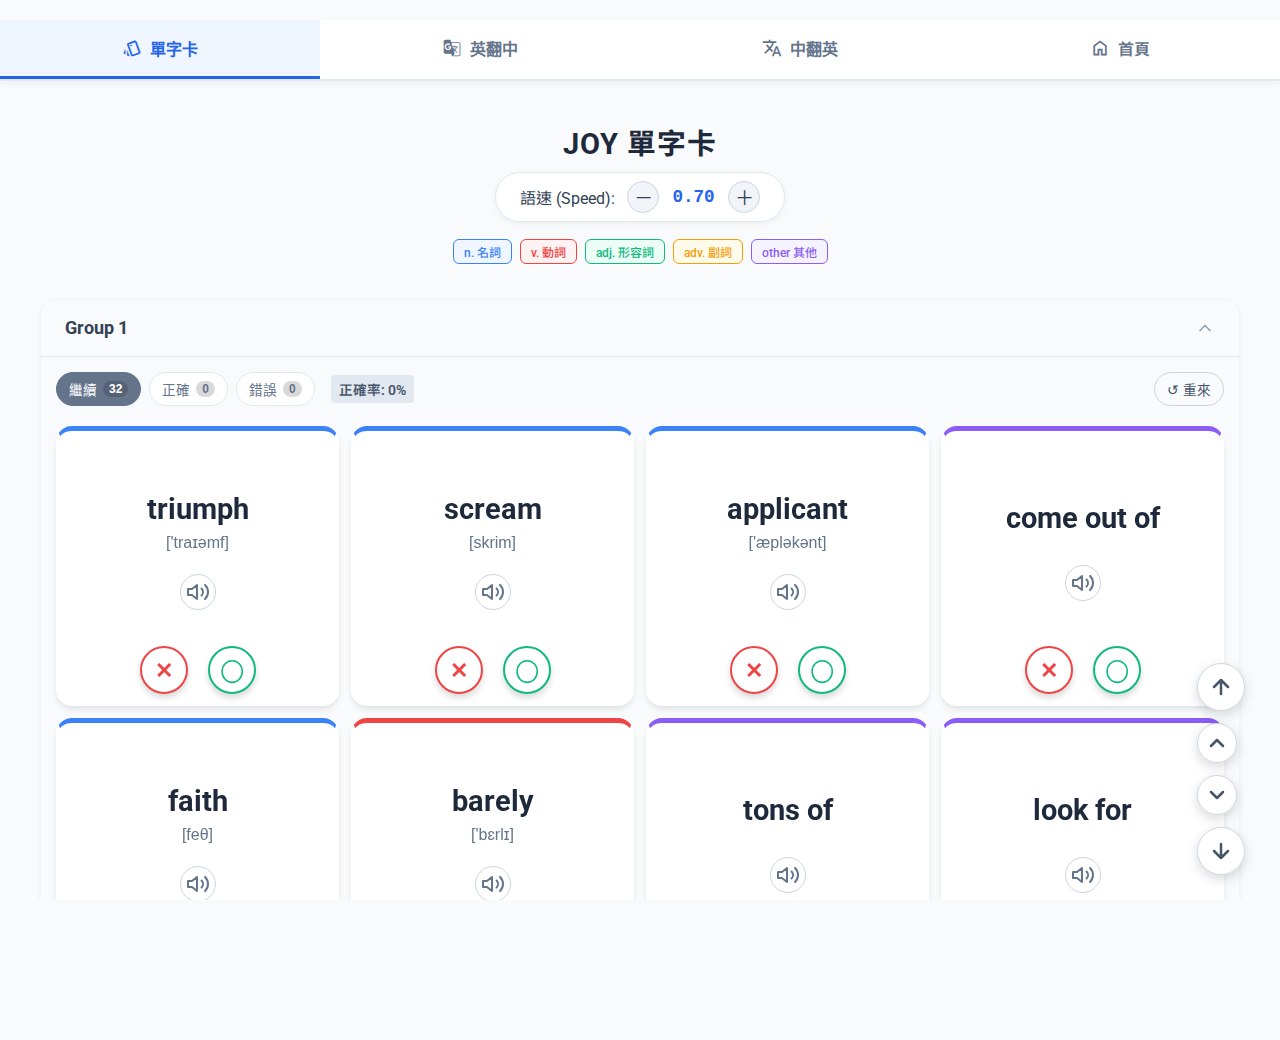
<file: user-main.html>
<!DOCTYPE html>
<html lang="zh-TW">
<head>
    <meta charset="UTF-8">
    <meta name="viewport" content="width=device-width, initial-scale=1.0">
    <title>單字特訓</title>
    <link rel="preconnect" href="https://fonts.googleapis.com">
    <link rel="preconnect" href="https://fonts.gstatic.com" crossorigin>
    <link href="https://fonts.googleapis.com/css2?family=Noto+Sans+TC:wght@400;500;700&family=Roboto:wght@400;500;700&display=swap" rel="stylesheet">
    <link rel="stylesheet" href="vocabulary-app.css">
    <link rel="stylesheet" href="https://fonts.googleapis.com/css2?family=Material+Symbols+Outlined:opsz,wght,FILL,GRAD@24,400,0,0" />
    <style>
        body {
            padding: 0;
            padding-bottom: 0;
        }

        .main-container {
            display: flex;
            flex-direction: column;
            height: 100vh;
            overflow: hidden;
        }

        .top-tabs {
            background: white;
            border-bottom: 2px solid #e2e8f0;
            display: flex;
            padding: 0;
            position: sticky;
            top: 0;
            z-index: 100;
            box-shadow: 0 2px 8px rgba(0,0,0,0.05);
        }

        .tab-item {
            flex: 1;
            padding: 16px 12px;
            text-align: center;
            background: white;
            border: none;
            cursor: pointer;
            font-size: 1rem;
            font-weight: 600;
            color: #64748b;
            transition: all 0.2s;
            border-bottom: 3px solid transparent;
            text-decoration: none;
            display: flex;
            align-items: center;
            justify-content: center;
            gap: 8px;
        }

        .tab-item:hover {
            background: #f8fafc;
            color: #334155;
        }

        .tab-item.active {
            color: #2563eb;
            border-bottom-color: #2563eb;
            background: #eff6ff;
        }

        .tab-item svg {
            width: 20px;
            height: 20px;
            fill: currentColor;
        }

        .material-symbols-outlined {
            font-family: 'Material Symbols Outlined';
            font-variation-settings: 'FILL' 0, 'wght' 400, 'GRAD' 0, 'opsz' 24;
            font-size: 20px;
            vertical-align: middle;
            /* 可根據需要調整顏色或其他樣式 */
        }

        .content-area {
            flex: 1;
            overflow-y: auto;
            overflow-x: hidden;
            padding: 20px 10px;
            max-width: 100vw;
            width: 100vw;
        }

        .iframe-container {
            display: none;
            width: 100%;
            height: 100%;
        }

        .iframe-container.active {
            display: block;
        }

        .iframe-container iframe {
            width: 100%; /* 確保 iframe 寬度隨父容器調整 */
            height: 100%;
            border: none;
            box-sizing: border-box;
        }

        @media (max-width: 640px) {
            .tab-item {
                padding: 12px 8px;
                font-size: 0.85rem;
            }

            .tab-item svg {
                width: 18px;
                height: 18px;
            }

            .tab-text {
                display: none;
            }
        }
    </style>
    <script>
        window.APP_CACHE_VERSION = Date.now();
        const styleLink = document.createElement('link');
        styleLink.rel = 'stylesheet';
        styleLink.href = `vocabulary-app.css?v=${window.APP_CACHE_VERSION}`;
        document.head.appendChild(styleLink);
    </script>
</head>
<body>
    <div class="main-container">
        <div class="top-tabs" id="tabs">
            <button class="tab-item active" data-tab="flashcard">
                <span class="material-symbols-outlined">style</span>
                <span class="tab-text">單字卡</span>
            </button>
            <button class="tab-item" data-tab="en2zh">
                <span class="material-symbols-outlined">g_translate</span>
                <span class="tab-text">英翻中</span>
            </button>
            <button class="tab-item" data-tab="zh2en">
                <span class="material-symbols-outlined">translate</span>
                <span class="tab-text">中翻英</span>
            </button>
            <a href="index.html" class="tab-item">
                <span class="material-symbols-outlined">home</span>
                <span class="tab-text">首頁</span>
            </a>
        </div>

        <div class="content-area">
            <div id="flashcard-content" class="iframe-container active">
                <iframe id="flashcard-frame" src=""></iframe>
            </div>
            <div id="en2zh-content" class="iframe-container">
                <iframe id="en2zh-frame" src=""></iframe>
            </div>
            <div id="zh2en-content" class="iframe-container">
                <iframe id="zh2en-frame" src=""></iframe>
            </div>
        </div>
    </div>

    <script>
        const cacheVersion = window.APP_CACHE_VERSION || Date.now();
        // Get user from URL
        const urlParams = new URLSearchParams(window.location.search);
        const user = urlParams.get('user') || 'joy';
        
        // Update document title
        document.title = `${user.toUpperCase()} 單字特訓`;

        // Map user to their data files and display mode
        const userDataMap = {
            'andy': { 
                file: 'vocabGroupsRaw_andy.json', 
                mode: 'chinese-first',
                title: 'ANDY'
            },
            'papa': { 
                file: 'vocabGroupsRaw_papa1.json', 
                mode: 'english-first',
                title: 'PAPA'
            },
            'joy': { 
                file: 'vocabGroupsRaw.json', 
                mode: 'english-first',
                title: 'JOY'
            }
        };

        const userData = userDataMap[user.toLowerCase()] || userDataMap['joy'];

        // Set iframe sources with correct parameters
        document.getElementById('flashcard-frame').src = `flashcard.html?user=${user}&file=${userData.file}&mode=${userData.mode}&v=${cacheVersion}`;
        document.getElementById('en2zh-frame').src = `en2zh.html?user=${user}&file=${userData.file}&v=${cacheVersion}`;
        document.getElementById('zh2en-frame').src = `zh2en.html?user=${user}&file=${userData.file}&v=${cacheVersion}`;

        // Tab switching
        const tabs = document.querySelectorAll('.tab-item[data-tab]');
        const contents = document.querySelectorAll('.iframe-container');

        tabs.forEach(tab => {
            tab.addEventListener('click', () => {
                const targetTab = tab.dataset.tab;
                
                // Remove active class from all tabs and contents
                tabs.forEach(t => t.classList.remove('active'));
                contents.forEach(c => c.classList.remove('active'));
                
                // Add active class to clicked tab and corresponding content
                tab.classList.add('active');
                document.getElementById(`${targetTab}-content`).classList.add('active');
            });
        });
    </script>
</body>
</html>
</file>
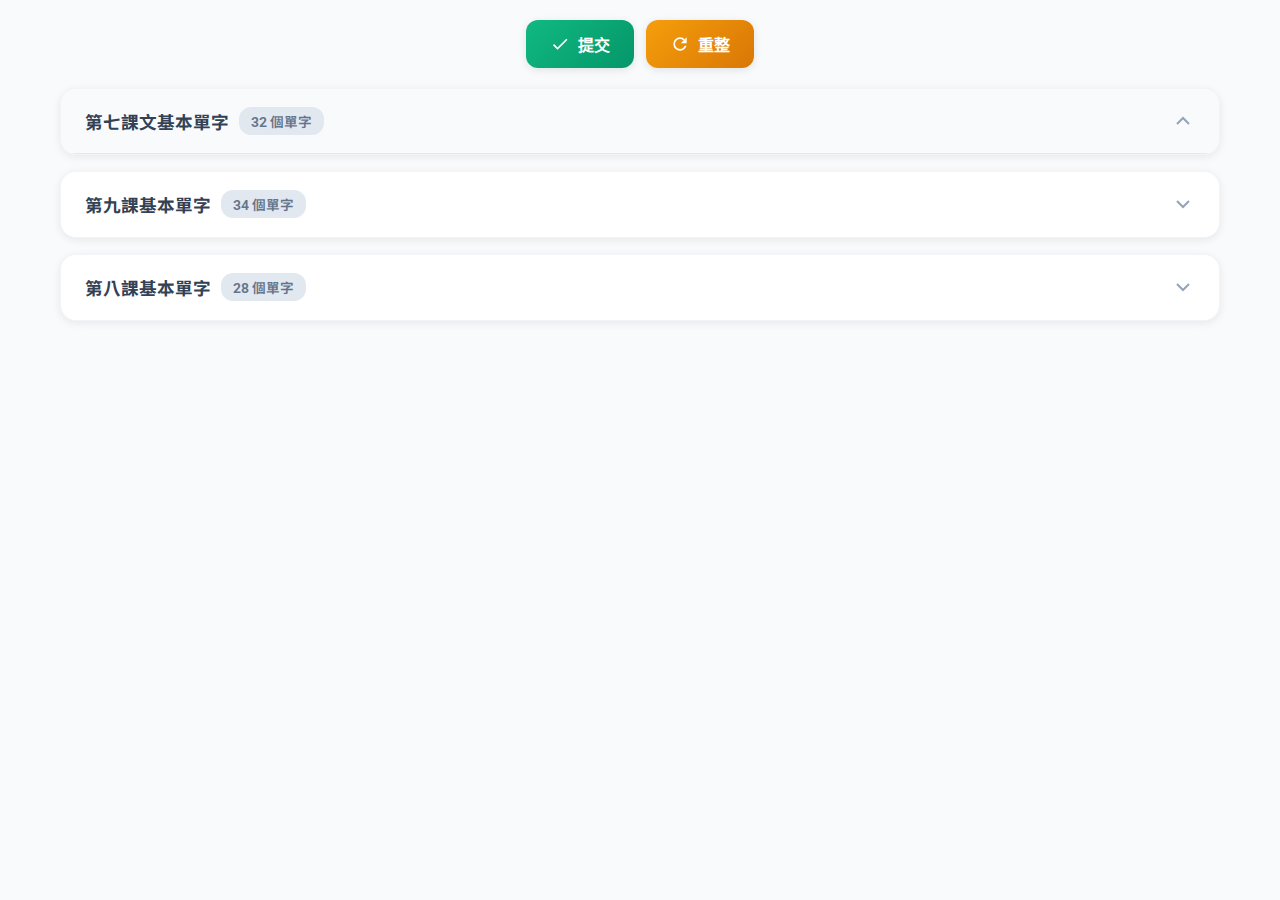
<file: zh2en.html>
<!DOCTYPE html>
<html lang="zh-TW">
<head>
    <meta charset="UTF-8">
    <meta name="viewport" content="width=device-width, initial-scale=1.0">
    <title>中翻英測驗</title>
    <link rel="preconnect" href="https://fonts.googleapis.com">
    <link rel="preconnect" href="https://fonts.gstatic.com" crossorigin>
    <link href="https://fonts.googleapis.com/css2?family=Noto+Sans+TC:wght@400;500;700&family=Roboto:wght@400;500;700&display=swap" rel="stylesheet">
    <link rel="stylesheet" href="test-common.css">
</head>
<body>
    <div class="test-container">
        <div class="action-bar">
            <button class="action-btn submit-btn" id="submit-btn">
                <svg viewBox="0 0 24 24"><path d="M21,7L9,19L3.5,13.5L4.91,12.09L9,16.17L19.59,5.59L21,7Z"/></svg>
                提交
            </button>
            <button class="action-btn refresh-btn" id="refresh-btn">
                <svg viewBox="0 0 24 24"><path d="M17.65,6.35C16.2,4.9 14.21,4 12,4A8,8 0 0,0 4,12A8,8 0 0,0 12,20C15.73,20 18.84,17.45 19.73,14H17.65C16.83,16.33 14.61,18 12,18A6,6 0 0,1 6,12A6,6 0 0,1 12,6C13.66,6 15.14,6.69 16.22,7.78L13,11H20V4L17.65,6.35Z"/></svg>
                重整
            </button>
        </div>

        <div class="result-panel" id="result-panel" style="display: none;">
            <div class="result-content">
                <div class="result-icon"></div>
                <div class="result-text"></div>
                <div class="result-score"></div>
            </div>
        </div>

        <div id="cards-grid">
            <!-- Accordion will be generated here -->
        </div>
    </div>

    <template id="zh2en-card-template">
        <div class="test-card">
            <div class="card-header">
                <span class="word-label">CHINESE</span>
                <span class="word-pos"></span>
            </div>
            <div class="card-word"></div>
            <div class="input-wrapper">
                <input type="text" class="answer-input" placeholder="s...n">
                <div class="feedback"></div>
            </div>
        </div>
    </template>

    <script src="test-common.js"></script>
    <script>
        const urlParams = new URLSearchParams(window.location.search);
        const dataFile = urlParams.get('file') || 'vocabGroupsRaw.json';
        
        initTestPage(dataFile, 'zh2en');
    </script>
</body>
</html>
</file>
<file: test-common.css>
* {
    box-sizing: border-box;
    margin: 0;
    padding: 0;
}

body {
    font-family: 'Roboto', 'Noto Sans TC', sans-serif;
    background-color: #f8fafc;
    color: #334155;
    min-height: 100vh;
}

.test-container {
    max-width: 1200px;
    margin: 0 auto;
    padding: 20px;
}

.action-bar {
    display: flex;
    gap: 12px;
    margin-bottom: 20px;
    justify-content: center;
    flex-wrap: wrap;
}

.action-btn {
    display: flex;
    align-items: center;
    gap: 8px;
    padding: 12px 24px;
    border: none;
    border-radius: 12px;
    font-size: 1rem;
    font-weight: 600;
    cursor: pointer;
    transition: all 0.2s;
    box-shadow: 0 2px 8px rgba(0,0,0,0.1);
}

.action-btn svg {
    width: 20px;
    height: 20px;
    fill: currentColor;
}

.submit-btn {
    background: linear-gradient(135deg, #10b981 0%, #059669 100%);
    color: white;
}

.submit-btn:hover {
    transform: translateY(-2px);
    box-shadow: 0 4px 12px rgba(16, 185, 129, 0.3);
}

.refresh-btn {
    background: linear-gradient(135deg, #f59e0b 0%, #d97706 100%);
    color: white;
}

.refresh-btn:hover {
    transform: translateY(-2px);
    box-shadow: 0 4px 12px rgba(245, 158, 11, 0.3);
}

.result-panel {
    background: white;
    border-radius: 16px;
    padding: 30px;
    margin-bottom: 20px;
    box-shadow: 0 4px 12px rgba(0,0,0,0.1);
    animation: slideDown 0.3s ease-out;
    border: 3px solid #e2e8f0;
}

@keyframes slideDown {
    from {
        opacity: 0;
        transform: translateY(-20px);
    }
    to {
        opacity: 1;
        transform: translateY(0);
    }
}

.result-content {
    text-align: center;
}

.result-icon {
    font-size: 4rem;
    margin-bottom: 15px;
}

.result-text {
    font-size: 1.5rem;
    font-weight: 700;
    margin-bottom: 10px;
}

.result-score {
    font-size: 1.1rem;
    color: #64748b;
    line-height: 1.6;
}

/* Accordion for test pages */
.test-accordion {
    display: flex;
    flex-direction: column;
    gap: 16px;
    margin-top: 20px;
}

.test-accordion-item {
    background: white;
    border-radius: 16px;
    overflow: hidden;
    box-shadow: 0 2px 8px rgba(0,0,0,0.08);
    border: 1px solid #f1f5f9;
}

.test-accordion-header {
    padding: 18px 24px;
    background: white;
    cursor: pointer;
    display: flex;
    justify-content: space-between;
    align-items: center;
    border-bottom: 1px solid transparent;
    transition: background 0.2s;
    user-select: none;
}

.test-accordion-header:hover {
    background: #f8fafc;
}

.test-accordion-header.active {
    border-bottom: 1px solid #e2e8f0;
    background: #f8fafc;
}

.test-group-title {
    font-weight: 700;
    color: #334155;
    font-size: 1.1rem;
    display: flex;
    align-items: center;
    gap: 10px;
}

.test-group-count {
    font-size: 0.85rem;
    color: #64748b;
    background: #e2e8f0;
    padding: 4px 12px;
    border-radius: 12px;
    font-weight: 600;
}

.test-accordion-icon {
    transition: transform 0.3s;
    color: #94a3b8;
    width: 24px;
    height: 24px;
}

.test-accordion-header.active .test-accordion-icon {
    transform: rotate(180deg);
}

.test-accordion-content {
    max-height: 0;
    overflow: hidden;
    transition: max-height 0.4s ease-out;
    background: #f8fafc;
}

.test-accordion-content.active {
    max-height: 10000px;
}

.cards-grid {
    display: grid;
    gap: 20px;
    padding: 20px;
    justify-items: stretch;
    align-items: start;
    grid-template-columns: repeat(4, 1fr); /* 預設桌面顯示 4 欄 */
}

/* 手機版：1 欄 */
@media (max-width: 767px) {
    .cards-grid {
        grid-template-columns: repeat(1, 1fr);
        gap: 12px;
        padding: 12px;
    }
}

/* 平板版：3 欄 */
@media (min-width: 768px) and (max-width: 1023px) {
    .cards-grid {
        grid-template-columns: repeat(3, 1fr);
    }
}

/* 桌面版：4 欄 */
@media (min-width: 1024px) {
    .cards-grid {
        grid-template-columns: repeat(4, 1fr);
    }
}

/* 確保卡片內容不會撐開欄位 */
.test-card, .card-wrapper, .card-container, .card-inner {
    min-width: 0;
}

.test-card {
    background: white;
    border-radius: 16px;
    padding: 20px;
    box-shadow: 0 2px 8px rgba(0,0,0,0.08);
    transition: all 0.2s;
}

.test-card:hover {
    box-shadow: 0 4px 16px rgba(0,0,0,0.12);
}

.card-header {
    display: flex;
    justify-content: space-between;
    align-items: center;
    margin-bottom: 12px;
}

.word-label {
    font-size: 0.75rem;
    font-weight: 600;
    color: #94a3b8;
    letter-spacing: 0.5px;
}

.word-pos {
    font-size: 0.8rem;
    padding: 3px 10px;
    border-radius: 12px;
    font-weight: 500;
}

.card-word {
    font-size: 1.8rem;
    font-weight: 700;
    color: #1e293b;
    margin-bottom: 16px;
    min-height: 50px;
    display: flex;
    align-items: center;
}

.input-wrapper {
    position: relative;
}

.answer-input {
    width: 100%;
    padding: 12px;
    border: 2px solid #e2e8f0;
    border-radius: 8px;
    font-size: 1rem;
    font-family: inherit;
    transition: all 0.2s;
}

.answer-input:focus {
    outline: none;
    border-color: #3b82f6;
    box-shadow: 0 0 0 3px rgba(59, 130, 246, 0.1);
}

.answer-input.correct {
    border-color: #10b981;
    background: #ecfdf5;
}

.answer-input.incorrect {
    border-color: #ef4444;
    background: #fef2f2;
}

.answer-input.unanswered {
    border-color: #94a3b8;
    background: #f1f5f9;
    color: #64748b;
}

.feedback {
    margin-top: 10px;
    font-size: 0.9rem;
    font-weight: 600;
}

.feedback:empty {
    min-height: 18px;
}

.feedback.correct {
    color: #10b981;
}

.feedback.incorrect {
    color: #ef4444;
}

.correct-answer {
    color: #10b981;
    font-weight: 700;
    display: block;
    margin-top: 4px;
    font-size: 0.95em;
}

.options-wrapper {
    display: grid;
    grid-template-columns: repeat(2, 1fr);
    gap: 10px;
    margin-top: 10px;
}

.option-btn {
    padding: 10px;
    font-size: 1rem;
    font-weight: 600;
    color: #334155;
    background: #f1f5f9;
    border: 2px solid transparent;
    border-radius: 8px;
    cursor: pointer;
    transition: all 0.2s;
}

.option-btn:hover {
    background: #e2e8f0;
}

.option-btn.selected {
    background: #2563eb;
    color: white;
    border-color: #2563eb;
}

.option-btn:disabled {
    cursor: not-allowed;
    opacity: 0.6;
}

@media (max-width: 768px) {
    .cards-grid {
        grid-template-columns: 1fr;
        padding: 15px;
    }
    
    .action-bar {
        flex-direction: column;
    }
    
    .action-btn {
        width: 100%;
    }
    
    .test-accordion-header {
        padding: 15px 18px;
    }
    
    .test-group-title {
        font-size: 1rem;
    }
}
</file>
<file: vocabulary-app.css>
:root {
    --bg-color: #f8fafc;
    --primary-color: #2563eb;
    --text-main: #334155;
    
    --color-correct: #10b981;
    --color-incorrect: #ef4444;
    --color-neutral: #64748b;
    
    --color-noun: #3b82f6;
    --color-noun-bg: #eff6ff;
    --color-verb: #ef4444;
    --color-verb-bg: #fef2f2;
    --color-adj: #10b981;
    --color-adj-bg: #ecfdf5;
    --color-adv: #f59e0b;
    --color-adv-bg: #fffbeb;
    --color-other: #8b5cf6;
    --color-other-bg: #f5f3ff;
}

* {
    box-sizing: border-box;
    margin: 0;
    padding: 0;
    -webkit-tap-highlight-color: transparent;
    user-select: none;
}

body {
    font-family: 'Roboto', 'Noto Sans TC', sans-serif;
    background-color: var(--bg-color);
    color: var(--text-main);
    min-height: 100vh;
    display: flex;
    flex-direction: column;
    align-items: center;
    padding: 20px 10px;
    padding-bottom: 120px;
}

header {
    width: 100%;
    max-width: 1200px;
    text-align: center;
    margin-bottom: 20px;
}

h1 {
    font-size: 1.8rem;
    margin-bottom: 10px;
    color: #1e293b;
    letter-spacing: 1px;
}

.controls-area {
    display: flex;
    flex-direction: column;
    align-items: center;
    gap: 12px;
    margin-bottom: 15px;
}

.speed-control {
    display: flex;
    align-items: center;
    gap: 12px;
    background: white;
    padding: 8px 24px;
    border-radius: 50px;
    box-shadow: 0 2px 6px rgba(0,0,0,0.05);
    border: 1px solid #e2e8f0;
}

.speed-btn {
    width: 32px;
    height: 32px;
    border-radius: 50%;
    border: 1px solid #cbd5e1;
    background: #f1f5f9;
    color: #334155;
    font-size: 1.2rem;
    display: flex;
    align-items: center;
    justify-content: center;
    cursor: pointer;
    transition: all 0.1s;
}

.speed-btn:active { transform: scale(0.9); background: #e2e8f0; }
#speed-display { font-family: monospace; font-size: 1.1rem; font-weight: bold; color: var(--primary-color); width: 45px; text-align: center; }

.legend {
    display: flex;
    flex-wrap: wrap;
    justify-content: center;
    gap: 8px;
    margin-top: 5px;
}

.legend-item {
    font-size: 0.75rem;
    padding: 3px 10px;
    border-radius: 6px;
    border: 1px solid transparent;
    font-weight: 500;
}

.accordion-container {
    width: 100%;
    max-width: 1200px;
    display: flex;
    flex-direction: column;
    gap: 16px;
}

.accordion-item {
    background: white;
    border-radius: 16px;
    overflow: hidden;
    box-shadow: 0 2px 4px rgba(0, 0, 0, 0.05);
    border: 1px solid #f1f5f9;
}

.accordion-header {
    padding: 18px 24px;
    background: white;
    cursor: pointer;
    display: flex;
    justify-content: space-between;
    align-items: center;
    border-bottom: 1px solid transparent;
    transition: background 0.2s;
}

.accordion-header:hover { background: #f8fafc; }
.accordion-header.active { border-bottom: 1px solid #e2e8f0; background: #f8fafc; }
.group-title { font-weight: 700; color: #334155; font-size: 1.1rem; }
.accordion-icon { transition: transform 0.3s; color: #94a3b8; }
.accordion-header.active .accordion-icon { transform: rotate(180deg); }

.accordion-content {
    max-height: 0;
    overflow: hidden;
    transition: max-height 0.4s ease-out;
    background: #f8fafc;
}

.tab-bar {
    display: flex;
    gap: 8px;
    padding: 15px 15px 5px 15px;
    overflow-x: auto;
    white-space: nowrap;
    -webkit-overflow-scrolling: touch;
    align-items: center;
}

.tab-btn {
    padding: 6px 12px;
    border-radius: 20px;
    border: 1px solid #e2e8f0;
    background: white;
    color: #64748b;
    font-size: 0.85rem;
    font-weight: 500;
    cursor: pointer;
    transition: all 0.2s;
    display: flex;
    align-items: center;
    gap: 6px;
    flex-shrink: 0;
}

.tab-btn:hover { background: #f1f5f9; }

.tab-btn.active {
    background: var(--color-neutral);
    color: white;
    border-color: var(--color-neutral);
}

.tab-btn.active.unanswered { background: var(--primary-color); border-color: var(--primary-color); }
.tab-btn.active.correct { background: var(--color-correct); border-color: var(--color-correct); }
.tab-btn.active.incorrect { background: var(--color-incorrect); border-color: var(--color-incorrect); }

.tab-btn.reset {
    margin-left: auto;
    border-color: #cbd5e1;
    color: #475569;
    background: #f8fafc;
}

.tab-btn.reset:active { background: #e2e8f0; transform: scale(0.95); }

.badge {
    font-size: 0.75rem;
    padding: 1px 6px;
    border-radius: 10px;
    background: rgba(0,0,0,0.15);
    font-weight: 700;
    color: inherit;
}

.stats-text {
    font-size: 0.85rem;
    color: #475569;
    margin-left: 8px;
    font-weight: 600;
    background: #e2e8f0;
    padding: 4px 8px;
    border-radius: 4px;
}

.card-grid {
	/* 基本 grid 設定，mobile default 1 column */
	display: grid;
	padding: 15px;
	gap: 12px;
	min-height: 100px;
	justify-items: stretch;
	align-items: start;
	grid-template-columns: repeat(4, 1fr); /* 預設桌面顯示 4 欄 */
}

/* 手機版：1 欄 */
@media (max-width: 767px) {
	.card-grid {
		grid-template-columns: repeat(1, 1fr);
		gap: 10px;
		padding: 10px;
	}
}

/* 平板版：3 欄 */
@media (min-width: 768px) and (max-width: 1023px) {
	.card-grid {
		grid-template-columns: repeat(3, 1fr);
	}
}

/* 桌面版：4 欄 */
@media (min-width: 1024px) {
	.card-grid {
		grid-template-columns: repeat(4, 1fr);
	}
}

/* 確保卡片不會撐開欄位 */
.card-wrapper, .card-container, .card-inner {
	min-width: 0;
}

/* 如果仍被其他規則覆蓋，可用更高權重（必要時取消註解） */
/* .card-grid { grid-template-columns: repeat(4, minmax(220px, 1fr)) !important; } */

.card-wrapper {
    position: relative; 
    height: 280px;
}

.card-container {
    background: transparent;
    width: 100%;
    height: 100%;
    perspective: 1000px;
    cursor: pointer;
    position: relative;
}

.card-inner {
    position: relative;
    width: 100%;
    height: 100%;
    text-align: center;
    transition: transform 0.6s cubic-bezier(0.4, 0.2, 0.2, 1);
    transform-style: preserve-3d;
}

.card-container.flipped .card-inner { transform: rotateY(180deg); }

.card-face {
    position: absolute;
    width: 100%;
    height: 100%;
    backface-visibility: hidden;
    border-radius: 16px;
    background: white;
    box-shadow: 0 4px 6px -1px rgba(0,0,0,0.1);
    display: flex;
    flex-direction: column;
    justify-content: center;
    align-items: center;
    padding: 16px;
    border: 2px solid transparent;
    padding-bottom: 50px; 
}

.card-front { z-index: 2; transform: rotateY(0deg); }
.card-back { 
    transform: rotateY(180deg); 
    justify-content: flex-start;
    padding-top: 24px;
}

.grade-controls {
    position: absolute;
    bottom: 12px;
    left: 0;
    width: 100%;
    display: flex;
    justify-content: center;
    gap: 20px;
    z-index: 20; 
    pointer-events: none; 
}

.grade-btn {
    width: 48px;
    height: 48px;
    border-radius: 50%;
    border: none;
    display: flex;
    align-items: center;
    justify-content: center;
    font-size: 1.4rem;
    cursor: pointer;
    pointer-events: auto;
    box-shadow: 0 4px 6px rgba(0,0,0,0.15);
    transition: transform 0.1s, background 0.2s;
    background: white;
    font-weight: bold;
}

.grade-btn:active { transform: scale(0.9); }
.btn-correct { color: var(--color-correct); border: 2px solid var(--color-correct); }
.btn-incorrect { color: var(--color-incorrect); border: 2px solid var(--color-incorrect); }

.btn-correct:hover { background: #ecfdf5; }
.btn-incorrect:hover { background: #fef2f2; }

.word-front { font-size: 1.8rem; font-weight: 700; color: #1e293b; margin-bottom: 8px; word-break: break-word; }
.word-ipa { font-family: 'Lucida Sans Unicode', 'Arial Unicode MS', sans-serif; color: #64748b; font-size: 1rem; margin-bottom: 12px; }

.top-section { 
    width: 100%; 
    margin-bottom: 10px;
    display: flex;
    align-items: center;
    justify-content: center;
    gap: 8px;
}
.pos-tag { font-size: 0.8rem; padding: 3px 10px; border-radius: 12px; font-weight: 500; margin-bottom: 6px; display: inline-block; }
.word-back-cn { 
    font-size: 1.5rem; 
    font-weight: 700; 
    color: #334155; 
    margin-bottom: 12px;
    line-height: 1.3; 
    width: 100%;
    text-align: center;
}

.sentence-box { 
    background: #f8fafc; 
    border-radius: 8px; 
    padding: 10px; 
    width: 100%; 
    font-size: 0.9rem; 
    color: #475569; 
    font-style: italic; 
    text-align: left; 
    line-height: 1.4; 
    max-height: 80px; 
    overflow-y: auto; 
}

.audio-btn { 
    background: none; 
    border: 1px solid #cbd5e1; 
    color: #64748b; 
    width: 36px; 
    height: 36px; 
    border-radius: 50%; 
    display: flex; 
    align-items: center; 
    justify-content: center; 
    cursor: pointer; 
    transition: all 0.2s; 
    margin-top: 10px; 
}

.audio-btn:hover { background: #f1f5f9; color: var(--primary-color); border-color: var(--primary-color); }
.audio-btn.playing { color: #10b981; border-color: #10b981; background: #ecfdf5; animation: pulse 1.5s infinite; }

@keyframes pulse { 
    0% { box-shadow: 0 0 0 0 rgba(16, 185, 129, 0.4); } 
    70% { box-shadow: 0 0 0 6px rgba(16, 185, 129, 0); } 
    100% { box-shadow: 0 0 0 0 rgba(16, 185, 129, 0); } 
}

.theme-noun .card-face { border-top: 5px solid var(--color-noun); } 
.theme-noun .pos-tag { background: var(--color-noun-bg); color: var(--color-noun); }
.theme-verb .card-face { border-top: 5px solid var(--color-verb); } 
.theme-verb .pos-tag { background: var(--color-verb-bg); color: var(--color-verb); }
.theme-adj .card-face { border-top: 5px solid var(--color-adj); } 
.theme-adj .pos-tag { background: var(--color-adj-bg); color: var(--color-adj); }
.theme-adv .card-face { border-top: 5px solid var(--color-adv); } 
.theme-adv .pos-tag { background: var(--color-adv-bg); color: var(--color-adv); }
.theme-other .card-face { border-top: 5px solid var(--color-other); } 
.theme-other .pos-tag { background: var(--color-other-bg); color: var(--color-other); }

.legend-noun { background: var(--color-noun-bg); color: var(--color-noun); border-color: var(--color-noun); }
.legend-verb { background: var(--color-verb-bg); color: var(--color-verb); border-color: var(--color-verb); }
.legend-adj { background: var(--color-adj-bg); color: var(--color-adj); border-color: var(--color-adj); }
.legend-adv { background: var(--color-adv-bg); color: var(--color-adv); border-color: var(--color-adv); }
.legend-other { background: var(--color-other-bg); color: var(--color-other); border-color: var(--color-other); }

.locked { pointer-events: none; }
.empty-msg { grid-column: 1 / -1; text-align: center; color: #94a3b8; padding: 30px; font-size: 1rem; }

.scroll-nav {
    position: fixed;
    bottom: 25px;
    right: 25px;
    display: flex;
    flex-direction: column;
    gap: 12px;
    z-index: 1000;
}

.nav-btn {
    width: 48px;
    height: 48px;
    border-radius: 50%;
    background: rgba(255, 255, 255, 0.9);
    border: 1px solid #cbd5e1;
    box-shadow: 0 4px 12px rgba(0,0,0,0.15);
    color: #475569;
    display: flex;
    align-items: center;
    justify-content: center;
    cursor: pointer;
    transition: all 0.2s;
    backdrop-filter: blur(4px);
}

.nav-btn:active { transform: scale(0.92); background: #f1f5f9; }
.nav-btn.micro { width: 40px; height: 40px; }
.nav-icon { width: 24px; height: 24px; stroke: currentColor; stroke-width: 2.5; fill: none; stroke-linecap: round; stroke-linejoin: round; }
</file>
